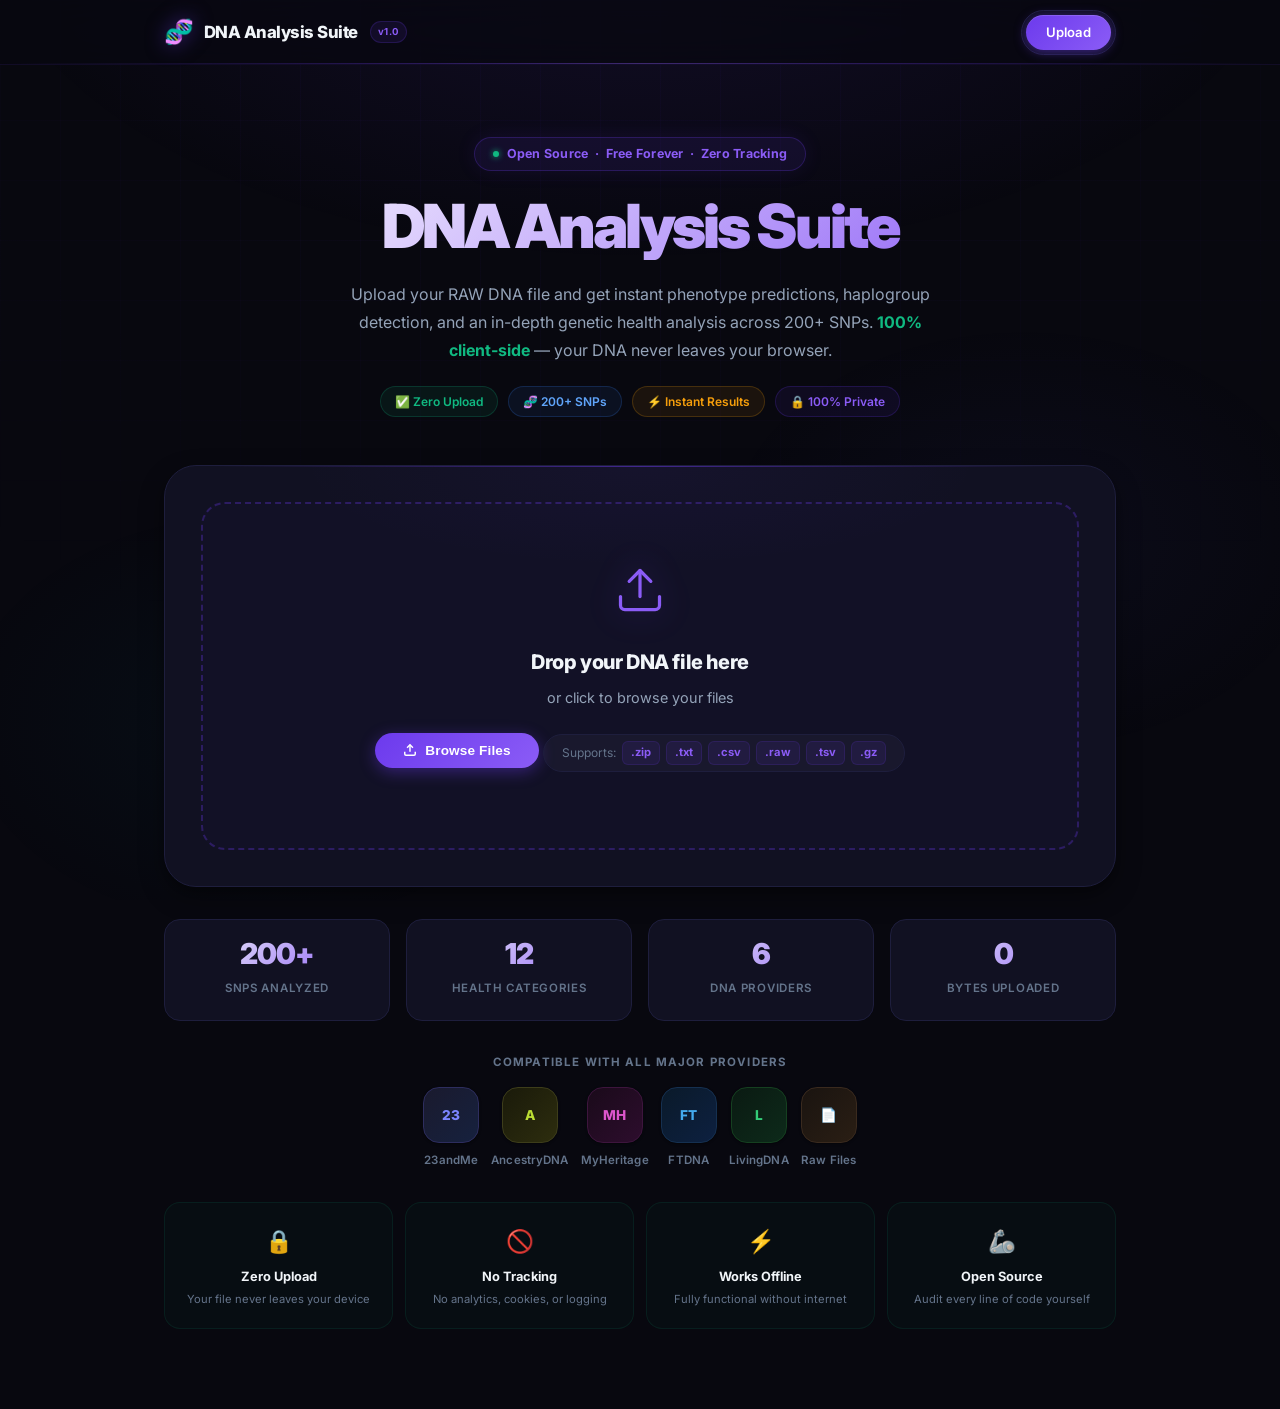
<file: index.html>
<!DOCTYPE html>
<html lang="en">
<head>
    <meta charset="UTF-8">
    <meta name="viewport" content="width=device-width, initial-scale=1.0">
    <title>DNA Analysis Suite — Phenotype & Genetic Health Reports</title>
    <link rel="stylesheet" href="styles.css">
    <link rel="preconnect" href="https://fonts.googleapis.com">
    <link href="https://fonts.googleapis.com/css2?family=Inter:wght@400;500;600;700;800;900&display=swap" rel="stylesheet">
</head>
<body>
    <!-- Navigation -->
    <nav class="nav">
        <div class="nav-inner">
            <div class="nav-brand">
                <span class="brand-icon">&#x1F9EC;</span>
                <span class="brand-text">DNA Analysis Suite</span>
                <span class="brand-version">v1.0</span>
            </div>
            <div class="nav-links">
                <a href="#" class="nav-link active" data-tab="upload">Upload</a>
                <a href="#" class="nav-link" data-tab="phenotype" id="navPhenotype" style="display:none;">Phenotype</a>
                <a href="#" class="nav-link" data-tab="health" id="navHealth" style="display:none;">Genetics &amp; Health</a>
            </div>
        </div>
    </nav>

    <!-- Upload Panel -->
    <section class="panel" id="panelUpload">
        <div class="container">
            <!-- Hero -->
            <div class="upload-hero">
                <div class="hero-badge">
                    <span class="hero-badge-dot"></span>
                    Open Source &nbsp;&middot;&nbsp; Free Forever &nbsp;&middot;&nbsp; Zero Tracking
                </div>
                <h1>DNA Analysis Suite</h1>
                <p class="upload-hero-sub">Upload your RAW DNA file and get instant phenotype predictions, haplogroup detection, and an in-depth genetic health analysis across 200+ SNPs. <strong>100% client-side</strong> &mdash; your DNA never leaves your browser.</p>
                <div class="hero-pills">
                    <span class="hero-pill pill-green">&#x2705; Zero Upload</span>
                    <span class="hero-pill pill-blue">&#x1F9EC; 200+ SNPs</span>
                    <span class="hero-pill pill-amber">&#x26A1; Instant Results</span>
                    <span class="hero-pill pill-purple">&#x1F512; 100% Private</span>
                </div>
            </div>

            <!-- Upload Card -->
            <div class="upload-card">
                <div class="upload-area" id="uploadArea">
                    <div class="upload-pulse"></div>
                    <div class="upload-icon-wrap">
                        <svg width="52" height="52" viewBox="0 0 24 24" fill="none" stroke="currentColor" stroke-width="1.5" stroke-linecap="round" stroke-linejoin="round"><path d="M21 15v4a2 2 0 01-2 2H5a2 2 0 01-2-2v-4"/><polyline points="17 8 12 3 7 8"/><line x1="12" y1="3" x2="12" y2="15"/></svg>
                    </div>
                    <h3>Drop your DNA file here</h3>
                    <p>or click to browse your files</p>
                    <input type="file" id="fileInput" accept=".txt,.csv,.zip,.gz,.raw,.tsv" hidden>
                    <button class="upload-btn" onclick="document.getElementById('fileInput').click(); event.stopPropagation();">
                        <svg width="14" height="14" viewBox="0 0 24 24" fill="none" stroke="currentColor" stroke-width="2.5"><path d="M21 15v4a2 2 0 01-2 2H5a2 2 0 01-2-2v-4"/><polyline points="17 8 12 3 7 8"/><line x1="12" y1="3" x2="12" y2="15"/></svg>
                        Browse Files
                    </button>
                    <div class="upload-formats">
                        <span>Supports:</span>
                        <span class="fmt-chip">.zip</span>
                        <span class="fmt-chip">.txt</span>
                        <span class="fmt-chip">.csv</span>
                        <span class="fmt-chip">.raw</span>
                        <span class="fmt-chip">.tsv</span>
                        <span class="fmt-chip">.gz</span>
                    </div>
                </div>

                <!-- File loaded state -->
                <div class="file-loaded" id="fileLoaded" style="display:none;">
                    <div class="file-loaded-icon">&#x2705;</div>
                    <div class="file-loaded-info">
                        <span class="file-loaded-name" id="loadedFileName"></span>
                        <span class="file-loaded-meta" id="loadedFileMeta"></span>
                    </div>
                    <button class="btn-icon" id="removeFile" title="Remove file">
                        <svg width="18" height="18" viewBox="0 0 24 24" fill="none" stroke="currentColor" stroke-width="2"><line x1="18" y1="6" x2="6" y2="18"/><line x1="6" y1="6" x2="18" y2="18"/></svg>
                    </button>
                </div>

                <!-- Provider detection -->
                <div class="provider-detect" id="providerDetect" style="display:none;">
                    <div class="provider-chip" id="providerChip">
                        <span class="provider-chip-icon" id="providerIcon">MH</span>
                        <span id="providerLabel">MyHeritage</span>
                    </div>
                    <span class="provider-snp-count" id="snpCount"></span>
                </div>

                <!-- Loading bar -->
                <div class="parse-progress" id="parseProgress" style="display:none;">
                    <div class="parse-progress-header">
                        <div class="parse-progress-label" id="parseLabel">Parsing DNA file...</div>
                        <div class="parse-progress-pct" id="parsePct">0%</div>
                    </div>
                    <div class="parse-bar">
                        <div class="parse-bar-fill" id="parseBarFill"></div>
                    </div>
                </div>
            </div>

            <!-- Stats Row -->
            <div class="stats-row">
                <div class="stat-item">
                    <span class="stat-num">200+</span>
                    <span class="stat-label">SNPs Analyzed</span>
                </div>
                <div class="stat-item">
                    <span class="stat-num">12</span>
                    <span class="stat-label">Health Categories</span>
                </div>
                <div class="stat-item">
                    <span class="stat-num">6</span>
                    <span class="stat-label">DNA Providers</span>
                </div>
                <div class="stat-item">
                    <span class="stat-num">0</span>
                    <span class="stat-label">Bytes Uploaded</span>
                </div>
            </div>

            <!-- Provider grid -->
            <div class="providers-section">
                <div class="providers-label">Compatible with all major providers</div>
                <div class="providers-grid">
                    <div class="provider-item"><div class="prov-icon prov-23">23</div><span>23andMe</span></div>
                    <div class="provider-item"><div class="prov-icon prov-anc">A</div><span>AncestryDNA</span></div>
                    <div class="provider-item"><div class="prov-icon prov-mh">MH</div><span>MyHeritage</span></div>
                    <div class="provider-item"><div class="prov-icon prov-ft">FT</div><span>FTDNA</span></div>
                    <div class="provider-item"><div class="prov-icon prov-ld">L</div><span>LivingDNA</span></div>
                    <div class="provider-item"><div class="prov-icon prov-raw">&#x1F4C4;</div><span>Raw Files</span></div>
                </div>
            </div>

            <!-- Privacy guarantees -->
            <div class="guarantee-grid">
                <div class="guarantee-item">
                    <div class="guarantee-icon">&#x1F512;</div>
                    <div class="guarantee-title">Zero Upload</div>
                    <div class="guarantee-desc">Your file never leaves your device</div>
                </div>
                <div class="guarantee-item">
                    <div class="guarantee-icon">&#x1F6AB;</div>
                    <div class="guarantee-title">No Tracking</div>
                    <div class="guarantee-desc">No analytics, cookies, or logging</div>
                </div>
                <div class="guarantee-item">
                    <div class="guarantee-icon">&#x26A1;</div>
                    <div class="guarantee-title">Works Offline</div>
                    <div class="guarantee-desc">Fully functional without internet</div>
                </div>
                <div class="guarantee-item">
                    <div class="guarantee-icon">&#x1F9BE;</div>
                    <div class="guarantee-title">Open Source</div>
                    <div class="guarantee-desc">Audit every line of code yourself</div>
                </div>
            </div>
        </div>
    </section>

    <!-- Phenotype Panel -->
    <section class="panel" id="panelPhenotype" style="display:none;">
        <div class="container">
            <!-- Genetic character panel (built by phenotype.js) -->
            <div id="phenotypeCharacter"></div>

            <!-- Detailed trait sections -->
            <div id="traitSections"></div>

            <!-- Disclaimer -->
            <div class="disclaimer">
                <strong>Scientific disclaimer:</strong> Predictions are based on published GWAS and forensic genetics models (HIrisPlex-S). Eye/hair color have high accuracy (75–90%+). Complex polygenic traits (height, build) are estimated from limited high-effect SNPs and represent tendencies, not certainties. Actual phenotype depends on epistatic interactions, environment, and untested variants. For educational purposes only.
            </div>
        </div>
    </section>

    <!-- Health Panel -->
    <section class="panel" id="panelHealth" style="display:none;">
        <div class="container">
            <div class="section-header">
                <h2>Genetics &amp; Health Report</h2>
                <p>Haplogroups, Neanderthal ancestry, metabolism, cardiovascular, autoimmune, mental health, pharmacogenomics, carrier status, disease risk, and 200+ SNP markers</p>
                <div class="section-underline"></div>
            </div>
            <div id="healthSections"></div>
        </div>
    </section>

    <!-- Libraries -->
    <script src="/js/jszip.min.js"></script>

    <!-- App Modules (order matters) -->
    <script src="/js/snp-database.js"></script>
    <script src="/js/categories.js"></script>
    <script src="/js/parser.js"></script>
    <script src="/js/face-generator.js"></script>
    <script src="/js/phenotype.js"></script>
    <script src="/js/ancestry.js"></script>
    <script src="/js/haplogroups.js"></script>
    <script src="/js/health.js"></script>
    <script src="/js/pharmacogenomics.js"></script>
    <script src="/js/carrier-status.js"></script>
    <script src="/js/disease-risk.js"></script>
    <script src="/js/psl-score.js"></script>
    <script src="/app.js"></script>

    <!-- Scroll animations -->
    <script>
        const observer = new IntersectionObserver(entries => {
            entries.forEach(e => { if(e.isIntersecting) { e.target.classList.add('visible'); observer.unobserve(e.target); } });
        }, { threshold: 0.08 });
        document.querySelectorAll('.fade-in').forEach(el => observer.observe(el));
    </script>
</body>
</html>
</file>
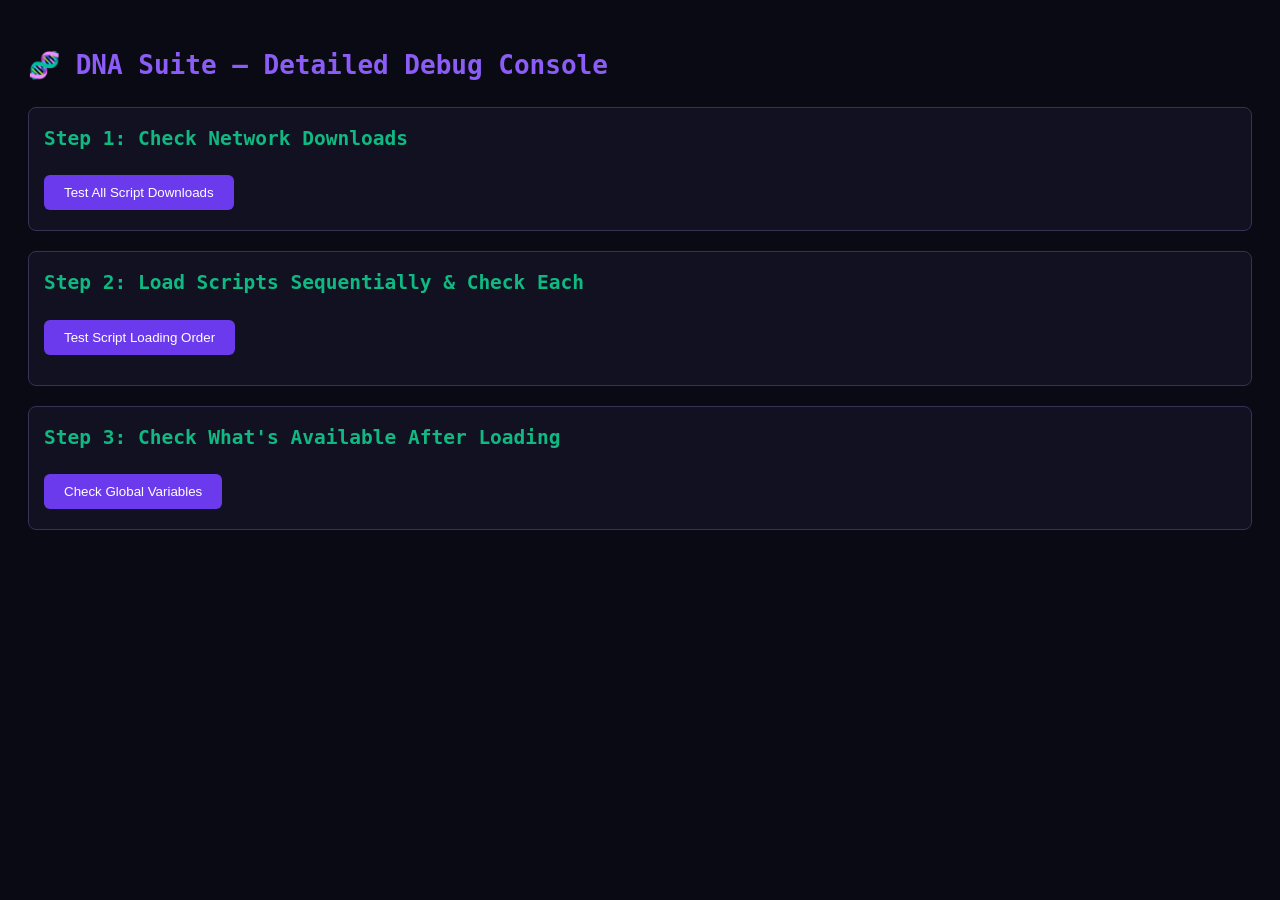
<file: debug.html>
<!DOCTYPE html>
<html lang="en">
<head>
    <meta charset="UTF-8">
    <meta name="viewport" content="width=device-width, initial-scale=1.0">
    <title>DNA Suite — Debug Console</title>
    <style>
        body { font-family: monospace; background: #0a0a14; color: #e0e0e0; padding: 20px; line-height: 1.6; }
        h1 { color: #8B5CF6; margin-bottom: 20px; }
        .section { margin: 20px 0; padding: 15px; background: #111122; border: 1px solid #333355; border-radius: 8px; }
        .section h2 { color: #10B981; margin-top: 0; }
        .good { color: #10B981; font-weight: bold; }
        .bad { color: #EF4444; font-weight: bold; }
        .warn { color: #F59E0B; }
        .code { background: #0B0B14; padding: 10px; border-left: 3px solid #6C3AED; margin: 10px 0; font-size: 0.9em; word-break: break-all; }
        button { background: #6C3AED; color: white; border: none; padding: 10px 20px; border-radius: 6px; cursor: pointer; margin: 5px 0; }
        button:hover { background: #8B5CF6; }
        #output { margin-top: 10px; max-height: 500px; overflow-y: auto; }
        .log-line { padding: 4px 0; }
    </style>
</head>
<body>
    <h1>🧬 DNA Suite — Detailed Debug Console</h1>

    <div class="section">
        <h2>Step 1: Check Network Downloads</h2>
        <button onclick="checkNetwork()">Test All Script Downloads</button>
        <div id="networkOutput"></div>
    </div>

    <div class="section">
        <h2>Step 2: Load Scripts Sequentially & Check Each</h2>
        <button onclick="testScriptSequential()">Test Script Loading Order</button>
        <div id="output"></div>
    </div>

    <div class="section">
        <h2>Step 3: Check What's Available After Loading</h2>
        <button onclick="checkGlobals()">Check Global Variables</button>
        <div id="globalsOutput"></div>
    </div>

    <script>
        function log(msg, type = 'normal') {
            const output = document.getElementById('output');
            const line = document.createElement('div');
            line.className = 'log-line';

            if (type === 'good') line.innerHTML = '<span class="good">✓ ' + msg + '</span>';
            else if (type === 'bad') line.innerHTML = '<span class="bad">✗ ' + msg + '</span>';
            else if (type === 'warn') line.innerHTML = '<span class="warn">⚠ ' + msg + '</span>';
            else line.innerHTML = msg;

            output.appendChild(line);
            output.scrollTop = output.scrollHeight;
        }

        function checkNetwork() {
            const out = document.getElementById('networkOutput');
            out.innerHTML = '<div class="warn">Checking network...</div>';

            const scripts = [
                '/js/jszip.min.js',
                '/js/snp-database.js',
                '/js/categories.js',
                '/js/parser.js',
                '/js/face-generator.js',
                '/js/phenotype.js',
                '/js/ancestry.js',
                '/js/haplogroups.js',
                '/js/health.js',
                '/js/pharmacogenomics.js',
                '/js/carrier-status.js',
                '/js/disease-risk.js',
                '/app.js',
            ];

            Promise.all(scripts.map(url =>
                fetch(url)
                    .then(r => r.text().then(text => ({
                        url,
                        ok: r.ok,
                        status: r.status,
                        size: text.length,
                        preview: text.substring(0, 100)
                    })))
                    .catch(e => ({ url, ok: false, error: e.message }))
            )).then(results => {
                out.innerHTML = '';
                results.forEach(r => {
                    const div = document.createElement('div');
                    if (r.ok) {
                        div.innerHTML = '<span class="good">✓</span> ' + r.url + ' <span class="code">[' + r.status + ' OK, ' + r.size + ' bytes]</span>';
                    } else {
                        div.innerHTML = '<span class="bad">✗</span> ' + r.url + ' <span class="bad">[' + (r.error || r.status) + ']</span>';
                    }
                    out.appendChild(div);
                });
            });
        }

        function testScriptSequential() {
            document.getElementById('output').innerHTML = '';
            log('Testing script loading sequence...', 'warn');

            // Clear any previous globals
            log('Step 1: Loading JSZip...');
            const scriptTests = [
                { url: '/js/jszip.min.js', checkVar: 'JSZip' },
                { url: '/js/snp-database.js', checkVar: 'SNP_DB' },
                { url: '/js/categories.js', checkVar: 'CATEGORIES' },
                { url: '/js/parser.js', checkVar: 'parseDNA' },
                { url: '/js/face-generator.js', checkVar: 'generateFaceCanvas' },
                { url: '/js/phenotype.js', checkVar: 'buildPhenotypeReport' },
                { url: '/js/ancestry.js', checkVar: 'buildAncestryReport' },
                { url: '/js/haplogroups.js', checkVar: 'buildHaplotypSection' },
                { url: '/js/health.js', checkVar: 'buildHealthReport' },
                { url: '/js/pharmacogenomics.js', checkVar: 'buildPharmacoHTML' },
                { url: '/js/carrier-status.js', checkVar: 'buildCarrierReport' },
                { url: '/js/disease-risk.js', checkVar: 'buildDiseaseRiskReport' },
            ];

            let loadedCount = 0;
            let errorCount = 0;

            scriptTests.reduce((promise, test) => {
                return promise.then(() => {
                    return fetch(test.url)
                        .then(r => {
                            if (!r.ok) {
                                log('Failed to download ' + test.url + ' [' + r.status + ']', 'bad');
                                errorCount++;
                                return;
                            }
                            return r.text().then(code => {
                                log('Downloaded ' + test.url + ' (' + code.length + ' bytes)', 'good');

                                // Try to execute it
                                try {
                                    eval(code);
                                    const exists = typeof eval('typeof ' + test.checkVar) !== 'undefined';
                                    if (exists) {
                                        log('  → Variable "' + test.checkVar + '" is now defined', 'good');
                                        loadedCount++;
                                    } else {
                                        log('  → WARNING: Variable "' + test.checkVar + '" still undefined!', 'warn');
                                    }
                                } catch (e) {
                                    log('  → PARSE ERROR in ' + test.url + ': ' + e.message, 'bad');
                                    errorCount++;
                                }
                            });
                        })
                        .catch(e => {
                            log('Network error loading ' + test.url + ': ' + e.message, 'bad');
                            errorCount++;
                        });
                });
            }, Promise.resolve()).then(() => {
                log('', 'normal');
                log('Summary: ' + loadedCount + ' loaded, ' + errorCount + ' errors', errorCount > 0 ? 'bad' : 'good');
            });
        }

        function checkGlobals() {
            const out = document.getElementById('globalsOutput');
            out.innerHTML = '';

            const checks = [
                ['SNP_DB', typeof SNP_DB !== 'undefined', SNP_DB ? Object.keys(SNP_DB).length + ' SNPs' : 'N/A'],
                ['CATEGORIES', typeof CATEGORIES !== 'undefined', CATEGORIES ? Object.keys(CATEGORIES).length + ' categories' : 'N/A'],
                ['parseDNA', typeof parseDNA !== 'undefined'],
                ['buildPhenotypeReport', typeof buildPhenotypeReport !== 'undefined'],
                ['buildAncestryReport', typeof buildAncestryReport !== 'undefined'],
                ['buildHealthReport', typeof buildHealthReport !== 'undefined'],
                ['buildPharmacoHTML', typeof buildPharmacoHTML !== 'undefined'],
                ['buildCarrierReport', typeof buildCarrierReport !== 'undefined'],
                ['buildDiseaseRiskReport', typeof buildDiseaseRiskReport !== 'undefined'],
                ['JSZip', typeof JSZip !== 'undefined'],
            ];

            checks.forEach(([name, exists, detail]) => {
                const div = document.createElement('div');
                div.className = exists ? 'good' : 'bad';
                div.textContent = (exists ? '✓' : '✗') + ' ' + name + (detail ? ' (' + detail + ')' : '');
                out.appendChild(div);
            });
        }

        // Auto-check network on load
        window.addEventListener('load', () => {
            console.log('Debug page loaded');
            checkGlobals();
        });
    </script>
</body>
</html>
</file>
<file: styles.css>
/* === Reset & Variables === */
*, *::before, *::after { margin:0; padding:0; box-sizing:border-box; }
:root {
    --pri: #6C3AED; --pri-d: #5B21B6; --pri-l: #8B5CF6; --pri-glow: rgba(108,58,237,0.35);
    --pri-soft: rgba(108,58,237,0.08); --pri-ring: rgba(139,92,246,0.4);
    --acc: #F59E0B; --acc2: #10B981;
    --bg: #08080F; --bg2: #0E0E1A; --bg3: #151528; --bg4: #1C1C38;
    --surface: #111122; --surface2: #16162E; --surface3: #1A1A36;
    --tx: #CBD5E1; --tx2: #94A3B8; --tx3: #64748B; --txw: #F1F5F9;
    --bdr: #1E1E3D; --bdr2: #2A2A52; --bdr-glow: rgba(108,58,237,0.15);
    --red: #EF4444; --green: #10B981; --blue: #3B82F6; --amber: #F59E0B; --pink: #EC4899;
    --cyan: #06B6D4; --indigo: #6366F1;
    --r: 12px; --r2: 16px; --r3: 24px; --r4: 32px;
    --shadow-sm: 0 1px 2px rgba(0,0,0,0.3), 0 1px 3px rgba(0,0,0,0.15);
    --shadow-md: 0 4px 6px rgba(0,0,0,0.25), 0 2px 4px rgba(0,0,0,0.15);
    --shadow-lg: 0 10px 25px rgba(0,0,0,0.35), 0 4px 10px rgba(0,0,0,0.2);
    --shadow-glow: 0 0 20px rgba(108,58,237,0.15), 0 0 60px rgba(108,58,237,0.05);
    --shadow-glow-lg: 0 0 40px rgba(108,58,237,0.25), 0 0 80px rgba(108,58,237,0.1);
}

html { scroll-behavior: smooth; }
body {
    font-family:'Inter',-apple-system,BlinkMacSystemFont,sans-serif;
    background:var(--bg); color:var(--tx); line-height:1.6; -webkit-font-smoothing:antialiased;
    min-height:100vh; overflow-x:hidden;
}

/* === Animated Background === */
body::before {
    content:''; position:fixed; inset:0; pointer-events:none; z-index:0;
    background:
        radial-gradient(ellipse 80% 60% at 50% -10%, rgba(108,58,237,0.12) 0%, transparent 65%),
        radial-gradient(ellipse 40% 40% at 80% 60%, rgba(99,102,241,0.05) 0%, transparent 60%),
        radial-gradient(ellipse 40% 40% at 20% 80%, rgba(6,182,212,0.04) 0%, transparent 60%);
}
body::after {
    content:''; position:fixed; inset:0; pointer-events:none; z-index:0;
    background-image:
        linear-gradient(rgba(108,58,237,0.03) 1px, transparent 1px),
        linear-gradient(90deg, rgba(108,58,237,0.03) 1px, transparent 1px);
    background-size: 60px 60px;
    mask-image: radial-gradient(ellipse 100% 100% at 50% 0%, black 30%, transparent 80%);
}

.container { max-width:1000px; margin:0 auto; padding:0 24px; position:relative; z-index:1; }

/* === Selection === */
::selection { background: rgba(108,58,237,0.3); color: var(--txw); }

/* === Scrollbar === */
::-webkit-scrollbar { width: 6px; height: 6px; }
::-webkit-scrollbar-track { background: var(--bg); }
::-webkit-scrollbar-thumb { background: var(--bdr2); border-radius: 100px; }
::-webkit-scrollbar-thumb:hover { background: var(--pri-l); }

/* === Nav === */
.nav {
    position:sticky; top:0; z-index:100;
    background:rgba(8,8,15,0.8); backdrop-filter:blur(32px) saturate(1.6);
    border-bottom:1px solid rgba(108,58,237,0.1);
}
.nav::after {
    content:''; position:absolute; bottom:0; left:0; right:0; height:1px;
    background:linear-gradient(90deg, transparent 0%, rgba(108,58,237,0.3) 30%, rgba(139,92,246,0.4) 50%, rgba(108,58,237,0.3) 70%, transparent 100%);
}
.nav-inner { max-width:1000px; margin:0 auto; padding:0 24px; display:flex; align-items:center; justify-content:space-between; height:64px; }
.nav-brand { display:flex; align-items:center; gap:10px; text-decoration:none; }
.brand-icon {
    font-size:1.5rem;
    filter: drop-shadow(0 0 10px rgba(108,58,237,0.5));
    animation: iconPulse 3s ease-in-out infinite;
}
@keyframes iconPulse { 0%,100%{filter:drop-shadow(0 0 8px rgba(108,58,237,0.4))} 50%{filter:drop-shadow(0 0 16px rgba(139,92,246,0.7))} }
.brand-text { font-weight:800; font-size:1.05rem; color:var(--txw); letter-spacing:-0.03em; }
.brand-version {
    font-size:0.6rem; font-weight:700; color:var(--pri-l); background:rgba(108,58,237,0.1);
    border:1px solid rgba(108,58,237,0.2); border-radius:100px; padding:2px 7px;
    letter-spacing:0.05em; margin-left:2px; vertical-align:middle;
}
.nav-links { display:flex; gap:4px; background: rgba(21,21,40,0.6); border-radius:100px; padding:4px; border:1px solid var(--bdr); }
.nav-link {
    padding:7px 20px; border-radius:100px; font-size:0.82rem; font-weight:600;
    color:var(--tx2); text-decoration:none; transition:all 0.25s ease; white-space:nowrap;
}
.nav-link:hover { color:var(--txw); background:rgba(255,255,255,0.06); }
.nav-link.active {
    color:#fff;
    background:linear-gradient(135deg, var(--pri), var(--pri-l));
    box-shadow: 0 2px 12px rgba(108,58,237,0.5), inset 0 1px 0 rgba(255,255,255,0.15);
}

/* === Panels === */
.panel { min-height:calc(100vh - 64px); padding:56px 0 80px; }

/* === Upload Hero === */
.upload-hero { text-align:center; margin-bottom:48px; position:relative; padding-top:16px; }
.hero-badge {
    display:inline-flex; align-items:center; gap:8px;
    padding:6px 18px; border-radius:100px; font-size:0.78rem; font-weight:700;
    color:var(--pri-l); background:rgba(108,58,237,0.1);
    border:1px solid rgba(108,58,237,0.25);
    margin-bottom:22px; letter-spacing:0.02em;
    animation: badgeFloat 4s ease-in-out infinite;
    box-shadow: 0 0 20px rgba(108,58,237,0.1);
}
.hero-badge-dot {
    width:6px; height:6px; border-radius:50%;
    background:var(--acc2); box-shadow:0 0 6px var(--acc2);
    animation: dotBlink 2s ease-in-out infinite;
}
@keyframes badgeFloat { 0%,100%{transform:translateY(0)} 50%{transform:translateY(-4px)} }
@keyframes dotBlink { 0%,100%{opacity:1} 50%{opacity:0.4} }

.upload-hero h1 {
    font-size:clamp(2.2rem,5.5vw,3.8rem); font-weight:900; color:var(--txw);
    letter-spacing:-0.05em; margin-bottom:20px; line-height:1.1;
    background: linear-gradient(135deg, #fff 0%, var(--pri-l) 40%, #a78bfa 60%, #fff 100%);
    background-size: 250% 100%;
    -webkit-background-clip: text; -webkit-text-fill-color: transparent;
    background-clip: text;
    animation: titleShine 5s ease infinite;
}
@keyframes titleShine { 0%,100%{background-position:0% 50%} 50%{background-position:100% 50%} }

.upload-hero-sub {
    color:var(--tx2); max-width:600px; margin:0 auto; font-size:1rem; line-height:1.75;
}
.upload-hero-sub strong { color:var(--green); font-weight:700; }

/* Hero pills */
.hero-pills {
    display:flex; align-items:center; justify-content:center; gap:10px;
    flex-wrap:wrap; margin-top:22px;
}
.hero-pill {
    display:inline-flex; align-items:center; gap:6px; padding:5px 14px;
    border-radius:100px; font-size:0.75rem; font-weight:600; border:1px solid;
}
.hero-pill.pill-green { color:var(--acc2); background:rgba(16,185,129,0.08); border-color:rgba(16,185,129,0.2); }
.hero-pill.pill-blue { color:#60A5FA; background:rgba(59,130,246,0.08); border-color:rgba(59,130,246,0.2); }
.hero-pill.pill-amber { color:var(--amber); background:rgba(245,158,11,0.08); border-color:rgba(245,158,11,0.2); }
.hero-pill.pill-purple { color:var(--pri-l); background:rgba(108,58,237,0.08); border-color:rgba(108,58,237,0.2); }

/* === Upload Card === */
.upload-card {
    background:var(--surface); border:1px solid var(--bdr); border-radius:var(--r4);
    padding:36px; margin-bottom:32px; box-shadow:var(--shadow-lg); position:relative; overflow:hidden;
}
.upload-card::before {
    content:''; position:absolute; top:0; left:0; right:0; height:1px;
    background:linear-gradient(90deg, transparent 5%, rgba(108,58,237,0.5) 50%, transparent 95%);
}
.upload-card::after {
    content:''; position:absolute; inset:0; border-radius:var(--r4); pointer-events:none;
    background:radial-gradient(ellipse 60% 40% at 50% 0%, rgba(108,58,237,0.05) 0%, transparent 60%);
}

.upload-area {
    border:2px dashed rgba(108,58,237,0.3); border-radius:var(--r3); padding:60px 32px;
    text-align:center; cursor:pointer; transition:all 0.35s ease; position:relative; overflow:hidden;
    background:rgba(108,58,237,0.02);
}
.upload-area:hover, .upload-area.drag-over {
    border-color:var(--pri-l); background:var(--pri-soft);
    box-shadow: inset 0 0 60px rgba(108,58,237,0.06), 0 0 30px rgba(108,58,237,0.08);
    transform:translateY(-1px);
}
.upload-area.drag-over { border-style:solid; border-color:var(--pri); }

.upload-pulse {
    position:absolute; inset:0;
    background:radial-gradient(circle at center, rgba(108,58,237,0.08) 0%, transparent 70%);
    opacity:0; transition:opacity 0.4s;
    animation: pulseBg 3s ease-in-out infinite;
}
@keyframes pulseBg { 0%,100%{opacity:0} 50%{opacity:1} }
.upload-area:hover .upload-pulse { opacity:1; animation:none; }

.upload-icon-wrap {
    color:var(--pri-l); margin-bottom:22px;
    filter:drop-shadow(0 0 16px rgba(108,58,237,0.4));
    transition:transform 0.3s ease;
}
.upload-area:hover .upload-icon-wrap { transform:translateY(-4px) scale(1.05); }
.upload-area h3 { font-size:1.25rem; color:var(--txw); margin-bottom:8px; font-weight:800; letter-spacing:-0.02em; }
.upload-area p { color:var(--tx2); font-size:0.9rem; margin-bottom:24px; }

.upload-btn {
    display:inline-flex; align-items:center; gap:8px;
    padding:10px 28px; border-radius:100px; font-size:0.85rem; font-weight:700;
    background:linear-gradient(135deg, var(--pri), var(--pri-l));
    color:#fff; border:none; cursor:pointer;
    box-shadow:0 4px 16px rgba(108,58,237,0.4);
    transition:all 0.25s ease; letter-spacing:0.01em; margin-bottom:20px;
}
.upload-btn:hover { transform:translateY(-2px); box-shadow:0 8px 24px rgba(108,58,237,0.5); }
.upload-btn:active { transform:translateY(0); }

.upload-formats {
    font-size:0.75rem; color:var(--tx3); background:rgba(255,255,255,0.03);
    display:inline-flex; align-items:center; gap:6px; padding:6px 18px;
    border-radius:100px; border:1px solid var(--bdr);
}
.fmt-chip {
    padding:2px 8px; border-radius:6px; background:rgba(108,58,237,0.1);
    color:var(--pri-l); font-size:0.7rem; font-weight:700;
    border:1px solid rgba(108,58,237,0.15);
}

/* File loaded */
.file-loaded {
    display:flex; align-items:center; gap:16px; padding:20px 24px;
    background:rgba(16,185,129,0.06); border:1px solid rgba(16,185,129,0.25);
    border-radius:var(--r2); box-shadow: 0 0 30px rgba(16,185,129,0.06);
    animation: slideDown 0.3s cubic-bezier(0.22,1,0.36,1);
}
@keyframes slideDown { from{opacity:0;transform:translateY(-8px)} to{opacity:1;transform:translateY(0)} }
.file-loaded-icon { font-size:1.6rem; }
.file-loaded-info { flex:1; display:flex; flex-direction:column; gap:4px; }
.file-loaded-name { font-weight:700; font-size:0.95rem; color:var(--txw); }
.file-loaded-meta { font-size:0.8rem; color:var(--tx2); }
.btn-icon {
    background:none; border:none; color:var(--tx3); cursor:pointer;
    padding:8px; border-radius:10px; transition:all 0.2s; display:flex;
}
.btn-icon:hover { color:var(--red); background:rgba(239,68,68,0.1); }

/* Provider detect */
.provider-detect { display:flex; align-items:center; gap:14px; margin-top:20px; flex-wrap:wrap; }
.provider-chip {
    display:inline-flex; align-items:center; gap:8px; padding:6px 16px 6px 6px;
    background:var(--bg3); border:1px solid var(--bdr2); border-radius:100px;
    box-shadow: var(--shadow-sm); animation:slideDown 0.3s cubic-bezier(0.22,1,0.36,1);
}
.provider-chip-icon {
    width:30px; height:30px; border-radius:50%;
    background:linear-gradient(135deg,var(--pri),var(--pri-l)); color:#fff;
    display:flex; align-items:center; justify-content:center; font-size:0.7rem; font-weight:800;
    box-shadow: 0 2px 8px rgba(108,58,237,0.4);
}
.provider-chip span:last-child { font-weight:600; font-size:0.85rem; color:var(--txw); }
.provider-snp-count { font-size:0.85rem; color:var(--tx2); font-variant-numeric:tabular-nums; }

/* Parse progress */
.parse-progress { margin-top:24px; animation:slideDown 0.3s cubic-bezier(0.22,1,0.36,1); }
.parse-progress-header { display:flex; align-items:center; justify-content:space-between; margin-bottom:10px; }
.parse-progress-label { font-size:0.82rem; color:var(--tx2); font-variant-numeric:tabular-nums; }
.parse-progress-pct { font-size:0.82rem; font-weight:700; color:var(--pri-l); font-variant-numeric:tabular-nums; }
.parse-bar { height:8px; background:var(--bg3); border-radius:100px; overflow:hidden; box-shadow:inset 0 1px 3px rgba(0,0,0,0.4); position:relative; }
.parse-bar-fill {
    height:100%; width:0%;
    background:linear-gradient(90deg, var(--pri-d), var(--pri), var(--pri-l), #a78bfa, var(--cyan));
    background-size:400% 100%;
    border-radius:100px;
    transition:width 0.1s linear;
    animation:shimmer 2s linear infinite;
    box-shadow: 0 0 16px rgba(108,58,237,0.5);
}
@keyframes shimmer { 0%{background-position:100% 0} 100%{background-position:-100% 0} }

/* === Stats Row === */
.stats-row {
    display:grid; grid-template-columns:repeat(4,1fr); gap:16px;
    margin-bottom:32px;
}
.stat-item {
    background:var(--surface); border:1px solid var(--bdr); border-radius:var(--r2);
    padding:20px 16px; text-align:center;
    transition:all 0.3s ease; position:relative; overflow:hidden;
}
.stat-item::before {
    content:''; position:absolute; top:0; left:0; right:0; height:2px;
    background:linear-gradient(90deg, transparent, var(--pri-l), transparent);
    opacity:0; transition:opacity 0.3s;
}
.stat-item:hover { border-color:rgba(108,58,237,0.3); transform:translateY(-3px); box-shadow:var(--shadow-glow); }
.stat-item:hover::before { opacity:1; }
.stat-num {
    display:block; font-size:1.8rem; font-weight:900; color:var(--txw);
    letter-spacing:-0.04em; line-height:1;
    background:linear-gradient(135deg, var(--txw), var(--pri-l));
    -webkit-background-clip:text; -webkit-text-fill-color:transparent; background-clip:text;
    margin-bottom:6px;
}
.stat-label { font-size:0.72rem; color:var(--tx3); font-weight:600; text-transform:uppercase; letter-spacing:0.06em; }

/* === Providers Grid === */
.providers-section { margin-bottom:32px; }
.providers-label {
    text-align:center; font-size:0.72rem; font-weight:700; color:var(--tx3);
    text-transform:uppercase; letter-spacing:0.1em; margin-bottom:16px;
}
.providers-grid { display:flex; justify-content:center; flex-wrap:wrap; gap:12px; }
.provider-item { display:flex; flex-direction:column; align-items:center; gap:8px; transition:transform 0.25s; cursor:default; }
.provider-item:hover { transform:translateY(-4px); }
.prov-icon {
    width:56px; height:56px; border-radius:16px;
    background:var(--surface); border:1px solid var(--bdr); display:flex;
    align-items:center; justify-content:center; font-weight:800; font-size:0.85rem;
    color:var(--txw); transition:all 0.25s; box-shadow:var(--shadow-sm);
    position:relative; overflow:hidden;
}
.prov-icon::before {
    content:''; position:absolute; inset:0;
    background:inherit; opacity:0; transition:opacity 0.25s;
}
.provider-item:hover .prov-icon {
    border-color:var(--bdr2); box-shadow:var(--shadow-lg);
    transform:scale(1.08);
}
.prov-23  { background:linear-gradient(135deg, #1a1a2e, #16213e); border-color:#2d2d5e; color:#7C85FF; }
.prov-anc { background:linear-gradient(135deg, #1a1a0a, #2d2d0e); border-color:#3d3d1a; color:#BBDD33; }
.prov-mh  { background:linear-gradient(135deg, #1a0a1a, #2d0d2d); border-color:#3d153d; color:#DD55CC; }
.prov-ft  { background:linear-gradient(135deg, #0a1a2a, #0d2040); border-color:#153050; color:#44AAEE; }
.prov-ld  { background:linear-gradient(135deg, #0a1a12, #0d2a1a); border-color:#154020; color:#33CC77; }
.prov-raw { background:linear-gradient(135deg, #1a1410, #2a1e14); border-color:#3a2a1e; color:#DDAA55; }
.provider-item span { font-size:0.72rem; color:var(--tx3); font-weight:600; letter-spacing:0.01em; }

/* === Guarantee Grid === */
.guarantee-grid {
    display:grid; grid-template-columns:repeat(4,1fr); gap:12px;
    margin-bottom:0;
}
.guarantee-item {
    display:flex; flex-direction:column; align-items:center; text-align:center;
    padding:20px 12px; background:rgba(16,185,129,0.03);
    border:1px solid rgba(16,185,129,0.1); border-radius:var(--r2);
    transition:all 0.25s ease;
}
.guarantee-item:hover { background:rgba(16,185,129,0.06); border-color:rgba(16,185,129,0.2); transform:translateY(-2px); }
.guarantee-icon { font-size:1.4rem; margin-bottom:8px; }
.guarantee-title { font-size:0.8rem; font-weight:700; color:var(--txw); margin-bottom:4px; }
.guarantee-desc { font-size:0.7rem; color:var(--tx3); line-height:1.5; }

/* === Section Header === */
.section-header { text-align:center; margin-bottom:36px; position:relative; }
.section-header h2 {
    font-size:clamp(1.4rem,3vw,2rem); font-weight:900; color:var(--txw);
    margin-bottom:10px; letter-spacing:-0.04em;
}
.section-header p { color:var(--tx2); font-size:0.87rem; max-width:700px; margin:0 auto; line-height:1.7; }
.section-underline {
    display:inline-block; width:48px; height:3px; border-radius:100px; margin-top:14px;
    background:linear-gradient(90deg, var(--pri), var(--pri-l), var(--cyan));
    box-shadow: 0 0 12px rgba(108,58,237,0.4);
}

/* === Report Toolbar === */
.report-toolbar {
    display:flex; align-items:center; justify-content:space-between; flex-wrap:wrap; gap:12px;
    padding:14px 20px; background:rgba(17,17,34,0.85); border:1px solid var(--bdr);
    border-radius:var(--r2); margin-bottom:20px; position:sticky; top:64px; z-index:10;
    backdrop-filter:blur(24px); box-shadow:var(--shadow-md), 0 0 0 1px rgba(108,58,237,0.05);
}
.report-toolbar-left { display:flex; align-items:center; gap:10px; }
.report-toolbar-right { display:flex; align-items:center; gap:14px; }
.report-stat { font-size:0.85rem; color:var(--tx2); }
.report-stat strong { color:var(--txw); }
.report-stat-sep { color:var(--tx3); }

/* Toggle switch */
.toggle-switch { display:flex; align-items:center; gap:8px; cursor:pointer; user-select:none; }
.toggle-switch input { display:none; }
.toggle-track {
    width:40px; height:22px; background:var(--bg3); border:1px solid var(--bdr2);
    border-radius:100px; position:relative; transition:all 0.25s; flex-shrink:0;
}
.toggle-switch input:checked + .toggle-track {
    background:var(--pri); border-color:var(--pri);
    box-shadow: 0 0 12px rgba(108,58,237,0.5);
}
.toggle-thumb {
    position:absolute; top:2px; left:2px; width:16px; height:16px;
    background:#fff; border-radius:50%; transition:transform 0.25s cubic-bezier(0.34,1.56,0.64,1);
    box-shadow: 0 1px 4px rgba(0,0,0,0.4);
}
.toggle-switch input:checked + .toggle-track .toggle-thumb { transform:translateX(18px); }
.toggle-label-text { font-size:0.82rem; color:var(--tx2); font-weight:600; }
.btn-collapse-all {
    font-size:0.78rem; font-weight:600; padding:6px 16px; border-radius:100px;
    background:var(--bg3); border:1px solid var(--bdr2); color:var(--tx2); cursor:pointer;
    transition:all 0.2s;
}
.btn-collapse-all:hover { background:var(--bg4); color:var(--txw); border-color:var(--pri); box-shadow:var(--shadow-glow); }

/* === Trait Sections — Collapsible === */
.trait-section {
    margin-bottom:10px; background:var(--surface); border:1px solid var(--bdr);
    border-radius:var(--r2); overflow:hidden; transition:border-color 0.25s, box-shadow 0.25s;
}
.trait-section:hover { border-color:rgba(108,58,237,0.2); box-shadow:0 2px 16px rgba(0,0,0,0.2); }
.trait-section-header {
    display:flex; align-items:center; gap:12px; padding:16px 20px;
    cursor:pointer; user-select:none; transition:background 0.15s;
}
.trait-section-header:hover { background:rgba(108,58,237,0.03); }
.trait-section-icon { font-size:1.3rem; flex-shrink:0; }
.trait-section-title { font-size:0.95rem; font-weight:700; color:var(--txw); flex:1; letter-spacing:-0.01em; }
.trait-section-note {
    font-size:0.78rem; color:var(--tx3); padding:0 20px 14px 20px;
    border-bottom:1px solid var(--bdr); line-height:1.6;
}
.snp-match-badge {
    font-size:0.72rem; background:rgba(108,58,237,0.1); color:var(--pri-l);
    border-radius:20px; padding:3px 10px; font-weight:700; white-space:nowrap; flex-shrink:0;
    border:1px solid rgba(108,58,237,0.15);
}
.snp-match-badge.badge-zero { color:var(--tx3); background:rgba(255,255,255,0.04); border-color:transparent; }
.match-bar-mini { width:44px; height:4px; background:var(--bg3); border-radius:100px; overflow:hidden; flex-shrink:0; }
.match-bar-fill { height:100%; background:linear-gradient(90deg, var(--pri), var(--pri-l)); border-radius:100px; }
.section-chevron { font-size:0.85rem; color:var(--tx3); flex-shrink:0; transition:transform 0.25s cubic-bezier(0.34,1.56,0.64,1); }

/* Collapsible body */
.section-body { padding:16px 20px 20px; }
.section-body.collapsed { display:none; }

/* === SNP Cards === */
.snp-grid { display:flex; flex-direction:column; gap:8px; }
.snp-card {
    display:grid; grid-template-columns:44px 1fr auto; gap:14px; align-items:start;
    padding:14px 18px; background:var(--bg); border:1px solid var(--bdr);
    border-radius:var(--r); transition:all 0.2s ease;
    border-left:3px solid transparent; position:relative; overflow:hidden;
}
.snp-card::before {
    content:''; position:absolute; inset:0; pointer-events:none;
    background:linear-gradient(90deg, rgba(108,58,237,0.02) 0%, transparent 30%);
    opacity:0; transition:opacity 0.2s;
}
.snp-card:hover { border-color:var(--bdr2); transform:translateX(2px); }
.snp-card:hover::before { opacity:1; }
.snp-card.not-genotyped { opacity:0.3; }
.snp-card.risk-high {
    border-left-color:rgba(239,68,68,0.7); background:rgba(239,68,68,0.025);
    box-shadow: inset 4px 0 16px rgba(239,68,68,0.04);
}
.snp-card.risk-mid {
    border-left-color:rgba(245,158,11,0.6); background:rgba(245,158,11,0.025);
    box-shadow: inset 4px 0 16px rgba(245,158,11,0.04);
}
.snp-card.risk-low {
    border-left-color:rgba(16,185,129,0.5); background:rgba(16,185,129,0.025);
    box-shadow: inset 4px 0 16px rgba(16,185,129,0.04);
}
.snp-emoji { font-size:1.3rem; width:44px; text-align:center; padding-top:2px; }
.snp-info { min-width:0; }
.snp-trait-name { font-size:0.88rem; font-weight:700; color:var(--txw); margin-bottom:3px; line-height:1.3; }
.snp-prediction { font-size:0.84rem; color:var(--tx); margin-bottom:5px; line-height:1.5; }
.snp-detail { font-size:0.76rem; color:var(--tx3); line-height:1.6; margin-bottom:4px; }
.snp-rsid { font-family:'SF Mono','Fira Code',monospace; font-size:0.68rem; color:var(--tx3); opacity:0.7; letter-spacing:0.01em; }
.snp-right { text-align:right; display:flex; flex-direction:column; align-items:flex-end; gap:6px; flex-shrink:0; }
.confidence-badge { padding:3px 10px; border-radius:100px; font-size:0.68rem; font-weight:700; letter-spacing:0.02em; }
.conf-high { background:rgba(16,185,129,0.12); color:#34D399; border:1px solid rgba(16,185,129,0.2); }
.conf-mid  { background:rgba(245,158,11,0.12); color:#FBBF24; border:1px solid rgba(245,158,11,0.2); }
.conf-low  { background:rgba(148,163,184,0.08); color:var(--tx3); border:1px solid rgba(148,163,184,0.1); }
.snp-genotype {
    font-family:'SF Mono','Fira Code',monospace; font-size:0.75rem; color:var(--txw);
    background:var(--bg3); padding:3px 10px; border-radius:6px; border:1px solid var(--bdr2);
    font-weight:700; letter-spacing:0.06em;
}

/* Disclaimer */
.disclaimer {
    background:var(--surface); border:1px solid var(--bdr); border-radius:var(--r2);
    padding:22px 24px; font-size:0.82rem; color:var(--tx3); line-height:1.8; margin-top:44px;
    border-left:3px solid rgba(108,58,237,0.4); position:relative; overflow:hidden;
}
.disclaimer::before {
    content:''; position:absolute; top:0; left:0; right:0; height:1px;
    background:linear-gradient(90deg, transparent, rgba(108,58,237,0.2), transparent);
}
.disclaimer strong { color:var(--tx2); }

/* === Haplogroup Cards === */
.haplogroup-card {
    background: linear-gradient(135deg, var(--bg3), var(--bg4));
    border: 1px solid rgba(108,58,237,0.2);
    border-radius: var(--r2);
    padding: 28px;
    margin-bottom: 16px;
    position:relative; overflow:hidden;
    box-shadow: 0 4px 24px rgba(108,58,237,0.08);
    transition:all 0.25s;
}
.haplogroup-card:hover { border-color:rgba(108,58,237,0.35); box-shadow:0 8px 32px rgba(108,58,237,0.12); }
.haplogroup-card::before {
    content:''; position:absolute; top:0; left:0; right:0; height:2px;
    background:linear-gradient(90deg, transparent 5%, var(--pri), var(--pri-l), transparent 95%);
}
.haplogroup-main {
    font-size: 2rem; font-weight: 900; color: var(--pri-l);
    margin-bottom: 10px; letter-spacing: -0.04em;
    text-shadow: 0 0 40px rgba(108,58,237,0.4);
}
.haplogroup-detail { font-size: 0.9rem; color: var(--tx2); line-height: 1.7; margin-bottom: 14px; }
.haplogroup-conf {
    font-size: 0.8rem; color: var(--tx3); font-weight: 600;
    display:inline-block; padding:4px 14px;
    background:rgba(108,58,237,0.08); border-radius:100px;
    border:1px solid rgba(108,58,237,0.15);
}

/* === Neanderthal Card === */
.neanderthal-card {
    background: linear-gradient(135deg, rgba(107,47,15,0.15), rgba(168,85,33,0.1));
    border: 1px solid rgba(217,119,6,0.2);
    border-radius: var(--r2); padding: 28px;
    position:relative; overflow:hidden;
    box-shadow: 0 4px 24px rgba(217,119,6,0.06);
    transition:all 0.25s;
}
.neanderthal-card:hover { border-color:rgba(217,119,6,0.35); }
.neanderthal-card::before {
    content:''; position:absolute; top:0; left:0; right:0; height:2px;
    background:linear-gradient(90deg, transparent 5%, var(--amber), transparent 95%);
}
.neanderthal-percent {
    font-size: 2.8rem; font-weight: 900; color: var(--amber);
    margin-bottom: 8px; text-shadow: 0 0 40px rgba(245,158,11,0.4);
    letter-spacing:-0.04em;
}
.neanderthal-detail { font-size: 0.9rem; color: var(--tx2); margin-bottom: 14px; }
.neanderthal-note {
    font-size: 0.83rem; color: var(--tx3); line-height: 1.7;
    background: rgba(0,0,0,0.3); padding: 14px 16px;
    border-radius: var(--r); border-left: 3px solid rgba(245,158,11,0.5);
}

/* === Disease Risk Cards === */
.disease-risk-high { background:rgba(239,68,68,0.05); border:1px solid rgba(239,68,68,0.18); }
.disease-risk-high .snp-emoji { font-size: 1.4rem; }
.disease-risk-moderate { background:rgba(245,158,11,0.05); border:1px solid rgba(245,158,11,0.18); }
.disease-risk-low { background:rgba(16,185,129,0.05); border:1px solid rgba(16,185,129,0.18); }

/* === Genetic Character Panel === */
.char-panel {
    display: grid;
    grid-template-columns: 220px 1fr;
    gap: 28px;
    background: var(--surface);
    border: 1px solid var(--bdr);
    border-radius: var(--r3);
    padding: 28px;
    margin-bottom: 36px;
    align-items: start;
    box-shadow: var(--shadow-lg);
    position:relative; overflow:hidden;
    transition:all 0.25s;
}
.char-panel:hover { border-color:rgba(108,58,237,0.2); }
.char-panel::before {
    content:''; position:absolute; top:0; left:0; right:0; height:1px;
    background:linear-gradient(90deg, transparent 5%, rgba(108,58,237,0.4) 50%, transparent 95%);
}
.char-figure-wrap { display:flex; flex-direction:column; align-items:center; gap:14px; }
.char-canvas {
    border-radius: var(--r2);
    border: 1px solid var(--bdr);
    display: block;
    max-width: 100%;
    box-shadow: var(--shadow-md), 0 0 30px rgba(108,58,237,0.08);
}
.char-badge { text-align: center; }
.char-badge-provider { font-size:0.82rem; font-weight:700; color:var(--pri-l); }
.char-badge-count { font-size:0.74rem; color:var(--tx3); }
.char-attrs-col { display:flex; flex-direction:column; gap:10px; }
.char-attrs-heading {
    font-size: 1.15rem; font-weight: 900; color: var(--txw);
    letter-spacing: -0.03em; margin-bottom: 6px;
    padding-bottom:10px; border-bottom:1px solid var(--bdr);
}
.char-attrs { display:flex; flex-direction:column; gap:6px; }
.char-attr {
    display:flex; align-items:center; gap:12px; padding:9px 14px;
    background:var(--bg); border:1px solid var(--bdr);
    border-radius:var(--r); transition:all 0.2s ease;
}
.char-attr:hover { border-color:var(--bdr2); background:var(--bg3); transform:translateX(3px); }
.char-attr-icon  { font-size:1.05rem; width:26px; text-align:center; flex-shrink:0; }
.char-attr-label { font-size:0.7rem; color:var(--tx3); font-weight:600; text-transform:uppercase; letter-spacing:0.05em; width:90px; flex-shrink:0; }
.char-attr-value { font-size:0.87rem; font-weight:700; color:var(--txw); flex:1; }
.char-attr-dot {
    width:14px; height:14px; border-radius:50%; flex-shrink:0;
    border:2px solid rgba(255,255,255,0.12); box-shadow:0 0 8px rgba(0,0,0,0.3);
}

/* === Trait Summary === */
.trait-summary { display:grid; grid-template-columns:repeat(auto-fill, minmax(130px,1fr)); gap:12px; margin-bottom:36px; }
.summary-card {
    background:var(--surface); border:1px solid var(--bdr); border-radius:var(--r);
    padding:18px; text-align:center; transition:all 0.25s ease;
}
.summary-card:hover { border-color:rgba(108,58,237,0.25); transform:translateY(-3px); box-shadow:var(--shadow-glow); }
.summary-icon { font-size:1.6rem; margin-bottom:8px; }
.summary-label { font-size:0.7rem; color:var(--tx3); text-transform:uppercase; letter-spacing:0.05em; font-weight:600; margin-bottom:4px; }
.summary-value { font-size:0.87rem; font-weight:700; color:var(--txw); }
.summary-warn { font-size:0.65rem; color:var(--amber); margin-top:3px; }

/* === Trait Section Notes === */
.trait-section-note {
    font-size: 0.79rem; color: var(--tx3);
    padding: 12px 18px;
    background: rgba(108,58,237,0.04);
    border-left: 3px solid rgba(108,58,237,0.3);
    border-radius: 0 var(--r) var(--r) 0;
    margin: 12px 0; line-height: 1.65;
}

/* === Scroll Animation === */
.fade-in { opacity:0; transform:translateY(16px); transition:opacity 0.5s ease, transform 0.5s cubic-bezier(0.22,1,0.36,1); }
.fade-in.visible { opacity:1; transform:translateY(0); }

/* === Ancestry === */
.ancestry-block { margin-bottom:32px; }
.ancestry-block-header { display:flex; align-items:center; gap:12px; padding:12px 0; border-bottom:1px solid var(--bdr); margin-bottom:16px; }
.ancestry-block-icon { font-size:1.3rem; }
.ancestry-block-title { font-size:1.05rem; font-weight:700; color:var(--txw); }
.ancestry-bar-chart { display:flex; flex-direction:column; gap:10px; }
.anc-bar-row { display:flex; align-items:center; gap:12px; }
.anc-bar-label { width:180px; font-size:0.85rem; font-weight:600; color:var(--tx); flex-shrink:0; text-align:right; }
.anc-bar-track { flex:1; height:28px; background:var(--bg3); border-radius:6px; overflow:hidden; position:relative; }
.anc-bar-fill { height:100%; border-radius:6px; display:flex; align-items:center; padding:0 10px; font-size:0.75rem; font-weight:700; color:#fff; min-width:fit-content; transition:width 1s ease; }
.anc-bar-pct { font-size:0.8rem; font-weight:700; color:var(--tx2); width:50px; text-align:right; flex-shrink:0; }

/* === Profile Header (kept for compatibility) === */
.profile-header { display:flex; align-items:center; gap:20px; margin-bottom:32px; padding:24px; background:var(--surface); border:1px solid var(--bdr); border-radius:var(--r2); }
.profile-avatar { width:80px; height:80px; border-radius:50%; background:linear-gradient(135deg,var(--pri),var(--pri-l)); display:flex; align-items:center; justify-content:center; font-size:2rem; font-weight:900; color:#fff; position:relative; cursor:pointer; overflow:hidden; flex-shrink:0; }
.profile-avatar img { width:100%; height:100%; object-fit:cover; border-radius:50%; }
.profile-info h2 { font-size:1.3rem; font-weight:800; color:var(--txw); margin-bottom:4px; }
.profile-meta { font-size:0.9rem; color:var(--tx2); }

/* === PSL Score Card === */
.psl-card {
    background: var(--surface); border: 1px solid var(--bdr); border-radius: var(--r3);
    padding: 32px; margin-bottom: 16px; position: relative; overflow: hidden;
    box-shadow: var(--shadow-lg);
}
.psl-card::before {
    content:''; position:absolute; top:0; left:0; right:0; height:2px;
    background: linear-gradient(90deg, transparent 5%, #EF4444, #F59E0B, #10B981, #6366F1, #A855F7, transparent 95%);
}
.psl-header { display:flex; align-items:center; justify-content:space-between; gap:16px; margin-bottom:28px; flex-wrap:wrap; }
.psl-header-left { display:flex; align-items:center; gap:14px; }
.psl-header-icon { font-size:2rem; filter:drop-shadow(0 0 12px rgba(168,85,247,0.5)); }
.psl-header-title { font-size:1.15rem; font-weight:900; color:var(--txw); letter-spacing:-0.03em; }
.psl-exp-badge {
    font-size:0.62rem; font-weight:700; padding:2px 8px; border-radius:100px;
    background:rgba(245,158,11,0.1); color:var(--amber); border:1px solid rgba(245,158,11,0.25);
    vertical-align:middle; margin-left:8px; letter-spacing:0.04em;
}
.psl-header-sub { font-size:0.78rem; color:var(--tx3); margin-top:3px; }
.psl-tier-badge {
    padding:8px 20px; border-radius:100px; font-size:0.82rem; font-weight:800;
    color:var(--tc, #8B5CF6);
    background:color-mix(in srgb, var(--tc, #8B5CF6) 12%, transparent);
    border:1px solid color-mix(in srgb, var(--tc, #8B5CF6) 30%, transparent);
    white-space:nowrap; box-shadow:0 0 20px color-mix(in srgb, var(--tc, #8B5CF6) 15%, transparent);
}
.psl-main-row { display:flex; align-items:center; gap:28px; margin-bottom:28px; flex-wrap:wrap; }
.psl-score-display { display:flex; align-items:baseline; gap:8px; flex-shrink:0; }
.psl-big-num { font-size:5.5rem; font-weight:900; line-height:1; letter-spacing:-0.06em; }
.psl-score-label { font-size:1.2rem; font-weight:700; color:var(--tx3); }
.psl-main-meta { display:flex; flex-direction:column; gap:6px; }
.psl-tier-name { font-size:1.3rem; font-weight:900; letter-spacing:-0.03em; }
.psl-percentile { font-size:0.88rem; font-weight:700; color:var(--tx2); }
.psl-desc { font-size:0.82rem; color:var(--tx3); }
.psl-delta { font-size:0.8rem; color:var(--tx3); margin-top:4px; }
.psl-delta strong { font-size:0.9rem; }

/* PSL Gauge */
.psl-gauge-wrap { margin-bottom:32px; }
.psl-gauge-labels {
    display:flex; justify-content:space-between; font-size:0.62rem; color:var(--tx3);
    font-weight:600; margin-bottom:8px; text-align:center;
}
.psl-gauge-labels span { flex:1; line-height:1.4; }
.psl-gauge-track {
    height:16px; background:var(--bg3); border-radius:100px; position:relative;
    border:1px solid var(--bdr); box-shadow:inset 0 2px 4px rgba(0,0,0,0.4); overflow:visible;
}
.psl-gauge-fill { height:100%; border-radius:100px; transition:width 1.2s cubic-bezier(0.22,1,0.36,1); }
.psl-gauge-thumb {
    position:absolute; top:-4px; width:16px; height:24px;
    background:#fff; border-radius:5px; border:2px solid;
    box-shadow:0 2px 10px rgba(0,0,0,0.5);
    transition:left 1.2s cubic-bezier(0.22,1,0.36,1);
}

/* Category bars */
.psl-cats-title { font-size:0.72rem; font-weight:700; color:var(--tx3); text-transform:uppercase; letter-spacing:0.08em; margin-bottom:14px; }
.psl-cats-grid { display:flex; flex-direction:column; gap:8px; margin-bottom:20px; }
.psl-cat-row { display:flex; align-items:center; gap:12px; }
.psl-cat-meta { display:flex; align-items:center; gap:6px; width:200px; flex-shrink:0; }
.psl-cat-icon { font-size:0.95rem; }
.psl-cat-name { font-size:0.78rem; font-weight:600; color:var(--tx2); flex:1; }
.psl-cat-count { font-size:0.65rem; color:var(--tx3); white-space:nowrap; }
.psl-cat-bar-wrap { flex:1; height:10px; background:var(--bg3); border-radius:100px; position:relative; overflow:hidden; }
.psl-cat-bar { height:100%; border-radius:100px; min-width:2px; transition:width 1s ease; }
.psl-midline { position:absolute; top:0; left:50%; width:1px; height:100%; background:var(--bdr2); }
.psl-cat-val { width:42px; text-align:right; font-size:0.75rem; font-weight:700; font-variant-numeric:tabular-nums; flex-shrink:0; }

/* Detail section */
.psl-details-wrap { margin-bottom:24px; }
.psl-details-toggle {
    font-size:0.82rem; font-weight:700; color:var(--pri-l); cursor:pointer;
    padding:12px 16px; background:rgba(108,58,237,0.05); border-radius:var(--r);
    border:1px solid rgba(108,58,237,0.1); list-style:none; transition:all 0.2s;
    display:flex; align-items:center; gap:8px;
}
.psl-details-toggle:hover { background:rgba(108,58,237,0.1); }
.psl-details-body { padding-top:12px; display:flex; flex-direction:column; gap:16px; }
.psl-detail-group { }
.psl-detail-group-hdr { font-size:0.7rem; font-weight:800; color:var(--pri-l); text-transform:uppercase; letter-spacing:0.1em; padding:10px 4px 6px; border-bottom:1px solid var(--bdr); margin-bottom:8px; }
.psl-item-row { display:flex; align-items:flex-start; gap:10px; padding:9px 12px; border-radius:var(--r); border:1px solid var(--bdr); margin-bottom:5px; transition:all 0.2s; }
.psl-item-row:hover { border-color:var(--bdr2); transform:translateX(2px); }
.psl-item-pos { background:rgba(16,185,129,0.03); border-left:3px solid rgba(16,185,129,0.4); }
.psl-item-neg { background:rgba(239,68,68,0.03); border-left:3px solid rgba(239,68,68,0.4); }
.psl-item-neu { background:rgba(255,255,255,0.02); border-left:3px solid rgba(148,163,184,0.2); }
.psl-item-icon { font-size:0.85rem; flex-shrink:0; padding-top:1px; }
.psl-item-info { flex:1; display:flex; flex-direction:column; gap:2px; }
.psl-item-label { font-size:0.8rem; font-weight:700; color:var(--txw); }
.psl-item-note { font-size:0.73rem; color:var(--tx3); line-height:1.5; }
.psl-item-val { font-size:0.78rem; font-weight:800; font-variant-numeric:tabular-nums; flex-shrink:0; color:var(--tx2); }

/* Tier Identifiers */
.psl-identifiers { display:grid; grid-template-columns:1fr 1fr; gap:14px; margin-bottom:24px; }
.psl-ident-traits, .psl-ident-examples {
    background:var(--bg); border:1px solid var(--bdr); border-radius:var(--r2); padding:18px;
}
.psl-ident-title { font-size:0.72rem; font-weight:800; text-transform:uppercase; letter-spacing:0.07em; margin-bottom:12px; }
.psl-trait-list { list-style:none; display:flex; flex-direction:column; gap:7px; }
.psl-trait-list li { font-size:0.78rem; color:var(--tx2); display:flex; align-items:flex-start; gap:8px; line-height:1.4; }
.psl-trait-list li::before { content:'→'; color:var(--pri-l); font-weight:700; flex-shrink:0; }
.psl-examples-text { font-size:0.8rem; color:var(--tx2); line-height:1.8; }
.psl-smv-badge {
    display:inline-block; padding:4px 14px; border-radius:100px; font-size:0.75rem; font-weight:700;
    color:var(--tc, #8B5CF6);
    background:color-mix(in srgb, var(--tc, #8B5CF6) 10%, transparent);
    border:1px solid color-mix(in srgb, var(--tc, #8B5CF6) 25%, transparent);
    margin-bottom:8px;
}

/* Guide — full scale rows */
.psl-guide { background:var(--bg); border:1px solid var(--bdr); border-radius:var(--r2); padding:20px; margin-bottom:20px; }
.psl-guide-title { font-size:0.72rem; font-weight:700; color:var(--tx3); text-transform:uppercase; letter-spacing:0.08em; margin-bottom:16px; }
.psl-guide-grid-full { display:flex; flex-direction:column; gap:6px; }
.psl-guide-row {
    display:flex; align-items:flex-start; gap:16px; padding:14px 16px;
    background:color-mix(in srgb, var(--gc, #333) 8%, var(--bg3));
    border:1px solid color-mix(in srgb, var(--gc, #333) 20%, var(--bdr));
    border-radius:var(--r); transition:all 0.2s;
}
.psl-guide-row:hover { border-color:color-mix(in srgb, var(--gc, #333) 40%, transparent); transform:translateX(3px); }
.psl-guide-score {
    font-size:2rem; font-weight:900; width:36px; text-align:center; flex-shrink:0;
    line-height:1; padding-top:2px;
    background:linear-gradient(135deg, color-mix(in srgb, var(--gc, #333) 100%, white 20%), color-mix(in srgb, var(--gc, #333) 60%, white 40%));
    -webkit-background-clip:text; -webkit-text-fill-color:transparent; background-clip:text;
}
.psl-guide-body { flex:1; }
.psl-guide-tier { font-size:0.88rem; font-weight:800; margin-bottom:4px; letter-spacing:-0.01em; }
.psl-guide-pct { font-size:0.72rem; color:var(--tx3); font-weight:600; margin-bottom:6px; }
.psl-guide-idents { font-size:0.73rem; color:var(--tx2); line-height:1.7; margin-bottom:4px; }
.psl-guide-ex { font-size:0.7rem; color:var(--tx3); font-style:italic; }

@media(max-width:768px) {
    .psl-big-num { font-size:3.8rem; }
    .psl-identifiers { grid-template-columns:1fr; }
    .psl-cat-meta { width:140px; }
    .psl-gauge-labels { font-size:0.52rem; }
    .psl-card { padding:22px; }
    .psl-guide-score { font-size:1.5rem; width:28px; }
}
@media(max-width:480px) {
    .psl-main-row { gap:16px; }
    .psl-cat-meta { width:120px; }
    .psl-gauge-labels { font-size:0.46rem; }
}

/* === Life Expectancy Card === */
.le-card {
    background: var(--surface);
    border: 1px solid var(--bdr);
    border-radius: var(--r3);
    padding: 32px;
    margin-bottom: 16px;
    position: relative; overflow: hidden;
    box-shadow: var(--shadow-lg);
}
.le-card::before {
    content:''; position:absolute; top:0; left:0; right:0; height:2px;
    background: linear-gradient(90deg, transparent 5%, #10B981, #6C3AED, #F59E0B, transparent 95%);
}
.le-card::after {
    content:''; position:absolute; inset:0; pointer-events:none;
    background: radial-gradient(ellipse 70% 40% at 50% 0%, rgba(108,58,237,0.04) 0%, transparent 60%);
}

.le-header {
    display: flex; align-items: center; justify-content: space-between;
    gap: 16px; margin-bottom: 28px; flex-wrap: wrap;
}
.le-header-left { display: flex; align-items: center; gap: 14px; }
.le-header-icon { font-size: 2rem; filter: drop-shadow(0 0 12px rgba(108,58,237,0.4)); }
.le-header-title { font-size: 1.15rem; font-weight: 900; color: var(--txw); letter-spacing: -0.03em; }
.le-header-sub { font-size: 0.78rem; color: var(--tx3); margin-top: 3px; }
.le-outlook-badge {
    padding: 8px 20px; border-radius: 100px; font-size: 0.82rem; font-weight: 700;
    color: var(--oc, #10B981);
    background: color-mix(in srgb, var(--oc, #10B981) 12%, transparent);
    border: 1px solid color-mix(in srgb, var(--oc, #10B981) 30%, transparent);
    white-space: nowrap;
    box-shadow: 0 0 20px color-mix(in srgb, var(--oc, #10B981) 15%, transparent);
}

.le-estimate-row {
    display: flex; align-items: center; gap: 24px;
    margin-bottom: 28px; flex-wrap: wrap;
}
.le-big-number {
    font-size: 5rem; font-weight: 900; line-height: 1;
    letter-spacing: -0.06em;
    text-shadow: 0 0 50px currentColor;
    flex-shrink: 0;
}
.le-estimate-meta { display: flex; flex-direction: column; gap: 6px; }
.le-estimate-years { font-size: 1rem; font-weight: 700; color: var(--tx2); }
.le-estimate-range { font-size: 0.88rem; color: var(--tx2); }
.le-estimate-range strong { color: var(--txw); }
.le-estimate-base { font-size: 0.8rem; color: var(--tx3); }
.le-estimate-base strong { color: var(--tx2); }

/* Gauge */
.le-gauge-wrap { margin-bottom: 32px; }
.le-gauge-labels {
    display: flex; justify-content: space-between;
    font-size: 0.68rem; color: var(--tx3); font-weight: 600;
    margin-bottom: 6px; letter-spacing: 0.02em;
}
.le-gauge-track {
    height: 12px; background: var(--bg3); border-radius: 100px;
    overflow: visible; position: relative;
    border: 1px solid var(--bdr); box-shadow: inset 0 2px 4px rgba(0,0,0,0.4);
}
.le-gauge-fill {
    height: 100%; border-radius: 100px;
    transition: width 1s cubic-bezier(0.22,1,0.36,1);
}
.le-gauge-marker {
    position: absolute; top: -4px;
    width: 12px; height: 20px;
    background: #fff; border-radius: 4px;
    box-shadow: 0 2px 8px rgba(0,0,0,0.5);
    transition: left 1s cubic-bezier(0.22,1,0.36,1);
}

/* Factor list */
.le-factors-title { font-size: 0.72rem; font-weight: 700; color: var(--tx3); text-transform: uppercase; letter-spacing: 0.08em; margin-bottom: 12px; }
.le-factors-list { display: flex; flex-direction: column; gap: 8px; margin-bottom: 24px; }
.le-factor-row {
    display: flex; align-items: flex-start; gap: 12px; padding: 12px 16px;
    background: var(--bg); border: 1px solid var(--bdr); border-radius: var(--r);
    transition: all 0.2s;
}
.le-factor-row:hover { border-color: var(--bdr2); transform: translateX(2px); }
.le-factor-icon { font-size: 1rem; flex-shrink: 0; padding-top: 1px; }
.le-factor-info { flex: 1; display: flex; flex-direction: column; gap: 3px; }
.le-factor-label { font-size: 0.82rem; font-weight: 700; color: var(--txw); }
.le-factor-gene { font-size: 0.7rem; font-weight: 500; color: var(--tx3); font-family: 'SF Mono','Fira Code',monospace; margin-left: 6px; }
.le-factor-note { font-size: 0.75rem; color: var(--tx3); line-height: 1.5; }
.le-no-data { font-size: 0.85rem; color: var(--tx3); padding: 16px; text-align: center; }
.le-group-header {
    font-size: 0.7rem; font-weight: 800; color: var(--pri-l);
    text-transform: uppercase; letter-spacing: 0.1em;
    padding: 14px 4px 6px; border-bottom: 1px solid var(--bdr);
    margin-bottom: 8px; margin-top: 4px;
}

/* Lifestyle boost box */
.le-lifestyle-box {
    background: linear-gradient(135deg, rgba(16,185,129,0.05), rgba(108,58,237,0.05));
    border: 1px solid rgba(16,185,129,0.15);
    border-radius: var(--r2); padding: 20px 24px; margin-bottom: 20px;
}
.le-lifestyle-title { font-size: 0.88rem; font-weight: 800; color: var(--txw); margin-bottom: 16px; }
.le-lifestyle-grid { display: grid; grid-template-columns: repeat(3, 1fr); gap: 10px; }
.le-lifestyle-item {
    display: flex; align-items: center; gap: 8px; padding: 10px 12px;
    background: rgba(0,0,0,0.2); border-radius: var(--r);
    border: 1px solid rgba(255,255,255,0.04);
}
.le-lifestyle-item span:nth-child(1) { font-size: 1rem; flex-shrink: 0; }
.le-lifestyle-item span:nth-child(2) { font-size: 0.73rem; color: var(--tx2); flex: 1; }
.le-lifestyle-item strong { font-size: 0.73rem; color: var(--acc2); white-space: nowrap; }

@media(max-width:768px) {
    .le-big-number { font-size: 3.5rem; }
    .le-lifestyle-grid { grid-template-columns: repeat(2,1fr); }
    .le-card { padding: 22px; }
    .le-header { gap: 12px; }
}
@media(max-width:480px) {
    .le-lifestyle-grid { grid-template-columns: 1fr; }
}

/* === Responsive === */
@media(max-width:768px) {
    .panel { padding:32px 0 56px; }
    .stats-row { grid-template-columns:repeat(2,1fr); gap:10px; }
    .guarantee-grid { grid-template-columns:repeat(2,1fr); gap:10px; }
    .char-panel { grid-template-columns:1fr; }
    .char-canvas { max-width:200px; }
    .char-attr:hover { transform:none; }
    .trait-summary { grid-template-columns:repeat(auto-fill, minmax(100px,1fr)); }
    .snp-card { grid-template-columns:36px 1fr; gap:10px; }
    .snp-card:hover { transform:none; }
    .snp-right { grid-column:1/-1; flex-direction:row; align-items:center; justify-content:flex-end; }
    .nav-links { gap:2px; padding:3px; }
    .nav-link { padding:6px 13px; font-size:0.78rem; }
    .report-toolbar { position:static; flex-direction:column; align-items:flex-start; }
    .report-toolbar-right { width:100%; justify-content:space-between; }
    .match-bar-mini { display:none; }
    .section-body { padding:12px 14px 16px; }
    .trait-section-header { padding:14px 16px; }
    .upload-hero h1 { font-size:clamp(1.8rem,5vw,2.8rem); }
    .upload-card { padding:24px; border-radius:var(--r3); }
    .providers-grid { gap:10px; }
    .prov-icon { width:48px; height:48px; border-radius:13px; }
    .hero-pills { gap:8px; }
}
@media(max-width:480px) {
    .stats-row { grid-template-columns:repeat(2,1fr); }
    .guarantee-grid { grid-template-columns:repeat(2,1fr); }
    .nav-inner { padding:0 14px; }
    .container { padding:0 14px; }
    .brand-version { display:none; }
    .prov-icon { width:42px; height:42px; font-size:0.75rem; border-radius:11px; }
}
</file>
